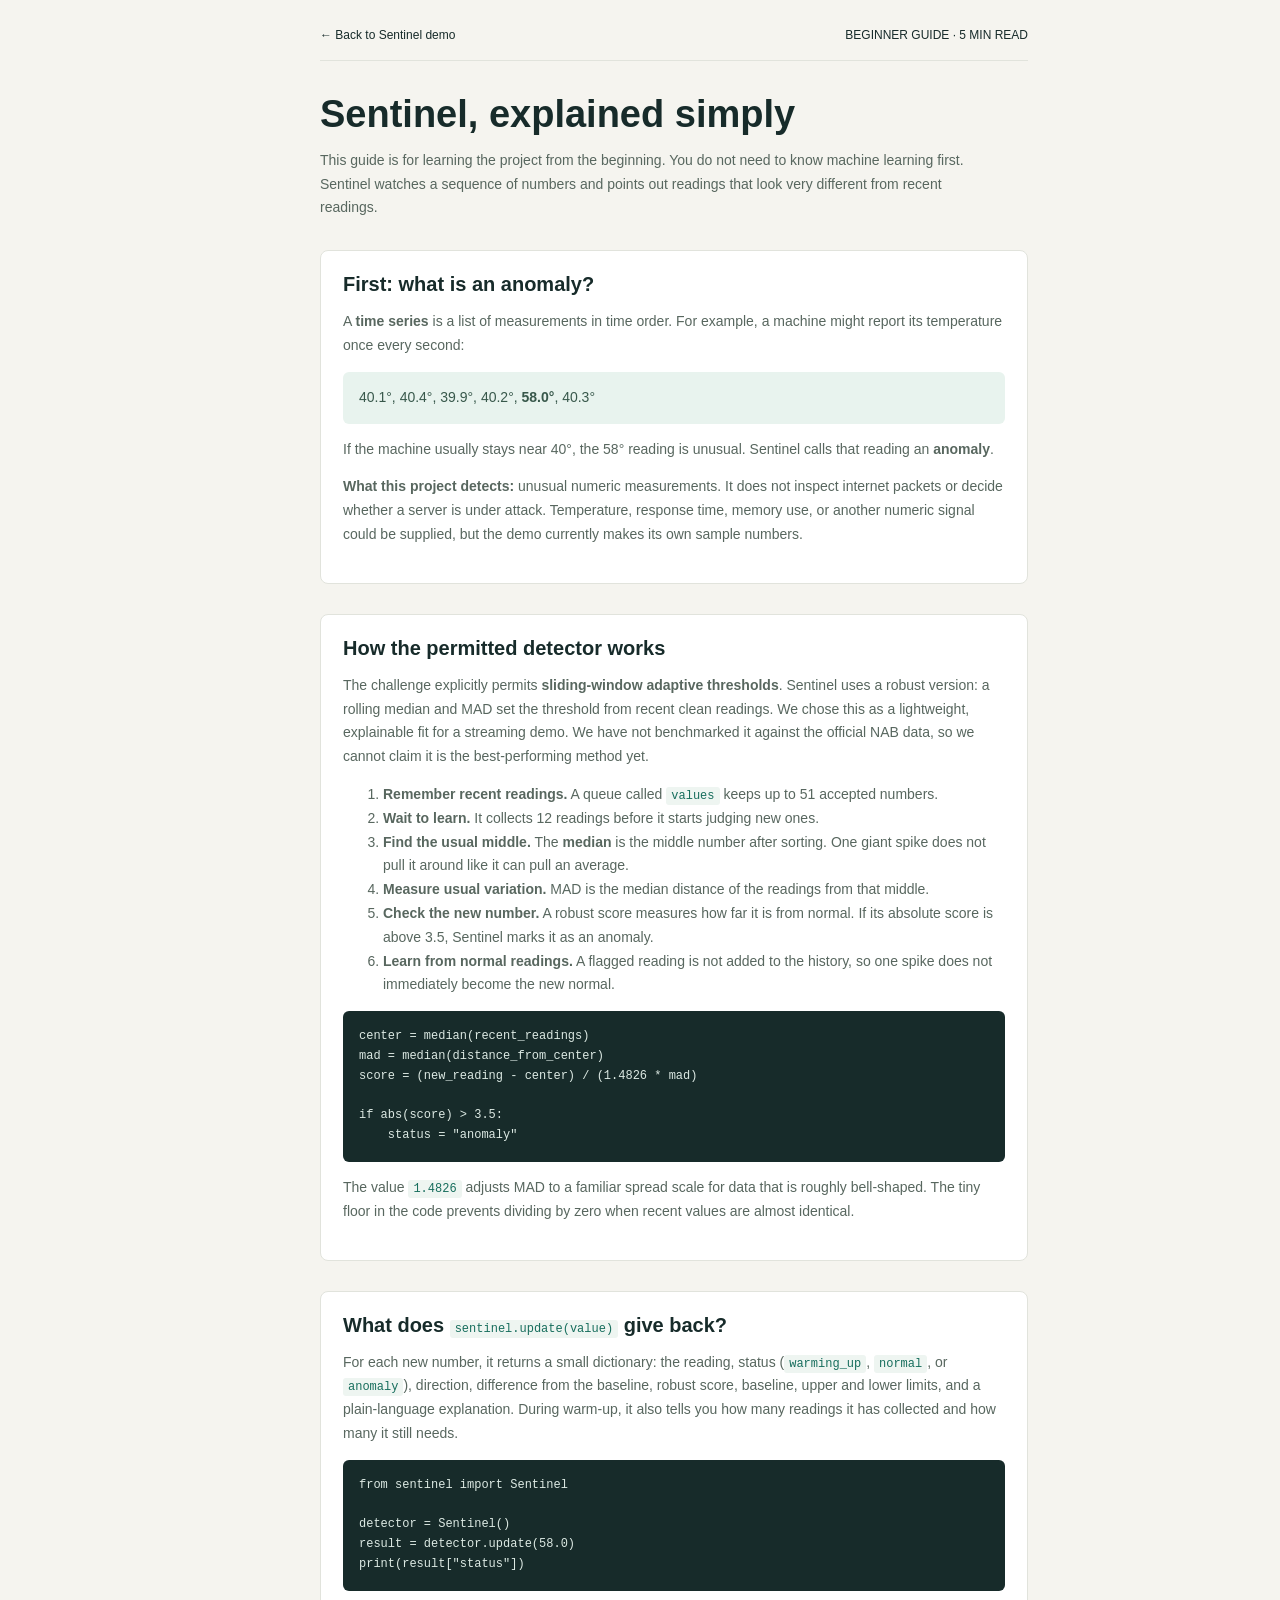
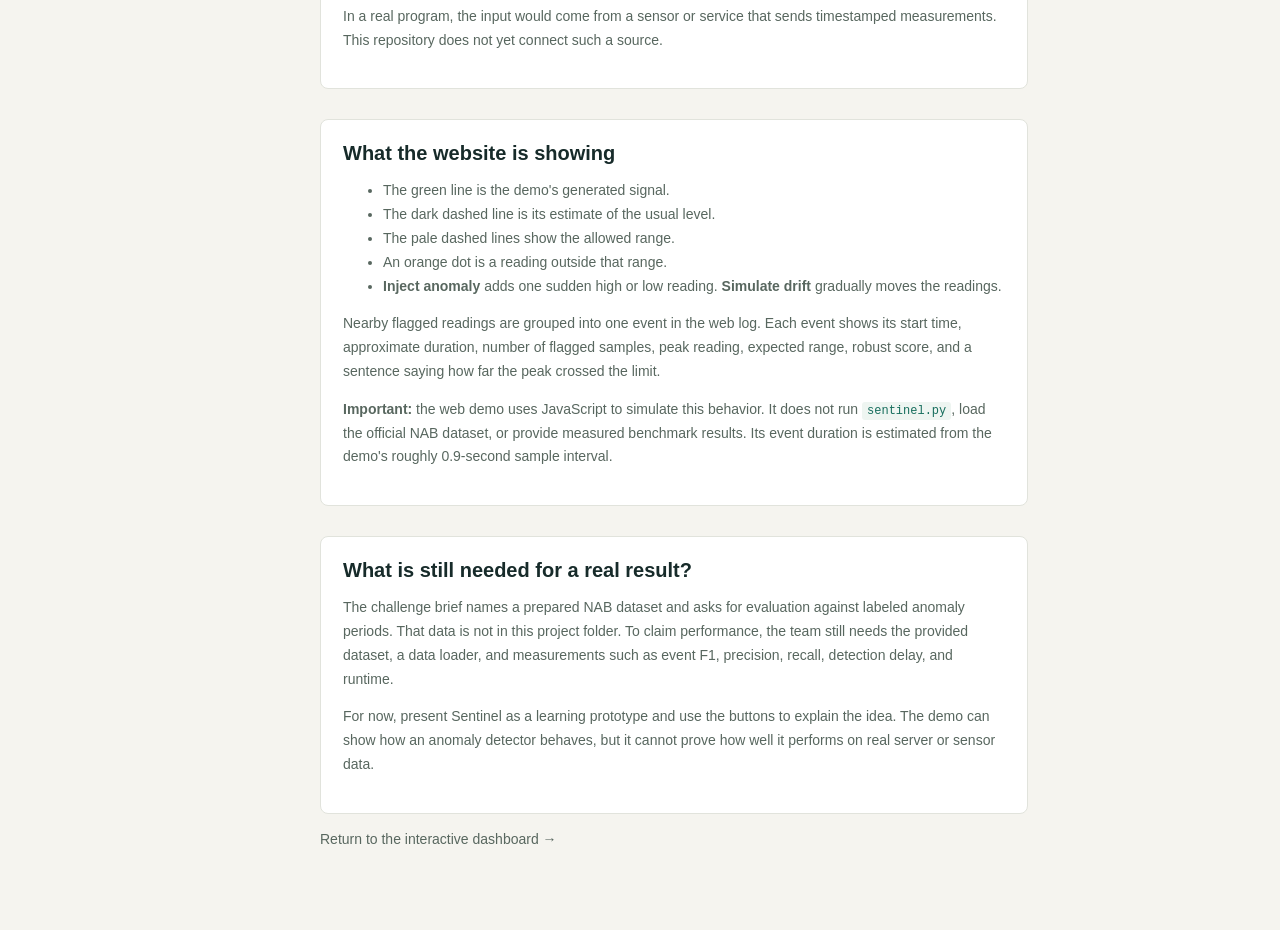
<file: code-explainer.html>
<!doctype html>
<html lang="en">
<head>
  <meta charset="utf-8">
  <meta name="viewport" content="width=device-width, initial-scale=1">
  <meta name="theme-color" content="#f5f4ef">
  <title>Sentinel | Code explained simply</title>
  <link rel="stylesheet" href="styles.css">
  <style>
    .guide{max-width:820px;margin:0 auto;padding:28px 22px 64px 90px}
    .guide-nav{display:flex;justify-content:space-between;align-items:center;padding-bottom:18px;border-bottom:1px solid var(--line);font-size:12px}
    .guide h1{font-size:38px;margin:34px 0 8px}.guide-lead{font-size:16px;line-height:1.65;color:#65736c;max-width:670px}
    .guide section{margin-top:30px;padding:22px;background:white;border:1px solid var(--line);border-radius:8px}
    .guide h2{font-size:20px;margin-bottom:12px}.guide p,.guide li{font-size:14px;line-height:1.7;color:#58675f}
    .guide code{font:12px 'DM Mono',monospace;background:#eef5f1;padding:2px 5px;border-radius:3px;color:#176e5d}
    .guide pre{padding:16px;overflow:auto;background:#172b2a;color:#dce9e3;border-radius:6px;font:12px/1.65 'DM Mono',monospace}
    .guide pre code{padding:0;background:transparent;color:inherit}
    .example{padding:14px 16px;background:#e8f3ee;border-radius:6px;color:#38584b;line-height:1.7}
    @media(max-width:620px){.guide{padding:20px 14px 92px}.guide h1{font-size:32px}.guide section{padding:17px}.guide p,.guide li{font-size:13px}}
  </style>
</head>
<body>
  <main class="guide">
    <nav class="guide-nav"><a href="index.html">← Back to Sentinel demo</a><span>BEGINNER GUIDE · 5 MIN READ</span></nav>
    <h1>Sentinel, explained simply</h1>
    <p class="guide-lead">This guide is for learning the project from the beginning. You do not need to know machine learning first. Sentinel watches a sequence of numbers and points out readings that look very different from recent readings.</p>

    <section>
      <h2>First: what is an anomaly?</h2>
      <p>A <b>time series</b> is a list of measurements in time order. For example, a machine might report its temperature once every second:</p>
      <div class="example">40.1°, 40.4°, 39.9°, 40.2°, <b>58.0°</b>, 40.3°</div>
      <p>If the machine usually stays near 40°, the 58° reading is unusual. Sentinel calls that reading an <b>anomaly</b>.</p>
      <p><b>What this project detects:</b> unusual numeric measurements. It does not inspect internet packets or decide whether a server is under attack. Temperature, response time, memory use, or another numeric signal could be supplied, but the demo currently makes its own sample numbers.</p>
    </section>

    <section>
      <h2>How the permitted detector works</h2>
      <p>The challenge explicitly permits <b>sliding-window adaptive thresholds</b>. Sentinel uses a robust version: a rolling median and MAD set the threshold from recent clean readings. We chose this as a lightweight, explainable fit for a streaming demo. We have not benchmarked it against the official NAB data, so we cannot claim it is the best-performing method yet.</p>
      <ol>
        <li><b>Remember recent readings.</b> A queue called <code>values</code> keeps up to 51 accepted numbers.</li>
        <li><b>Wait to learn.</b> It collects 12 readings before it starts judging new ones.</li>
        <li><b>Find the usual middle.</b> The <b>median</b> is the middle number after sorting. One giant spike does not pull it around like it can pull an average.</li>
        <li><b>Measure usual variation.</b> MAD is the median distance of the readings from that middle.</li>
        <li><b>Check the new number.</b> A robust score measures how far it is from normal. If its absolute score is above 3.5, Sentinel marks it as an anomaly.</li>
        <li><b>Learn from normal readings.</b> A flagged reading is not added to the history, so one spike does not immediately become the new normal.</li>
      </ol>
      <pre><code>center = median(recent_readings)
mad = median(distance_from_center)
score = (new_reading - center) / (1.4826 * mad)

if abs(score) &gt; 3.5:
    status = "anomaly"</code></pre>
      <p>The value <code>1.4826</code> adjusts MAD to a familiar spread scale for data that is roughly bell-shaped. The tiny floor in the code prevents dividing by zero when recent values are almost identical.</p>
    </section>

    <section>
      <h2>What does <code>sentinel.update(value)</code> give back?</h2>
      <p>For each new number, it returns a small dictionary: the reading, status (<code>warming_up</code>, <code>normal</code>, or <code>anomaly</code>), direction, difference from the baseline, robust score, baseline, upper and lower limits, and a plain-language explanation. During warm-up, it also tells you how many readings it has collected and how many it still needs.</p>
      <pre><code>from sentinel import Sentinel

detector = Sentinel()
result = detector.update(58.0)
print(result["status"])</code></pre>
      <p>In a real program, the input would come from a sensor or service that sends timestamped measurements. This repository does not yet connect such a source.</p>
    </section>

    <section>
      <h2>What the website is showing</h2>
      <ul>
        <li>The green line is the demo's generated signal.</li>
        <li>The dark dashed line is its estimate of the usual level.</li>
        <li>The pale dashed lines show the allowed range.</li>
        <li>An orange dot is a reading outside that range.</li>
        <li><b>Inject anomaly</b> adds one sudden high or low reading. <b>Simulate drift</b> gradually moves the readings.</li>
      </ul>
      <p>Nearby flagged readings are grouped into one event in the web log. Each event shows its start time, approximate duration, number of flagged samples, peak reading, expected range, robust score, and a sentence saying how far the peak crossed the limit.</p>
      <p><b>Important:</b> the web demo uses JavaScript to simulate this behavior. It does not run <code>sentinel.py</code>, load the official NAB dataset, or provide measured benchmark results. Its event duration is estimated from the demo's roughly 0.9-second sample interval.</p>
    </section>

    <section>
      <h2>What is still needed for a real result?</h2>
      <p>The challenge brief names a prepared NAB dataset and asks for evaluation against labeled anomaly periods. That data is not in this project folder. To claim performance, the team still needs the provided dataset, a data loader, and measurements such as event F1, precision, recall, detection delay, and runtime.</p>
      <p>For now, present Sentinel as a learning prototype and use the buttons to explain the idea. The demo can show how an anomaly detector behaves, but it cannot prove how well it performs on real server or sensor data.</p>
    </section>
    <p><a href="index.html">Return to the interactive dashboard →</a></p>
  </main>
</body>
</html>
</file>
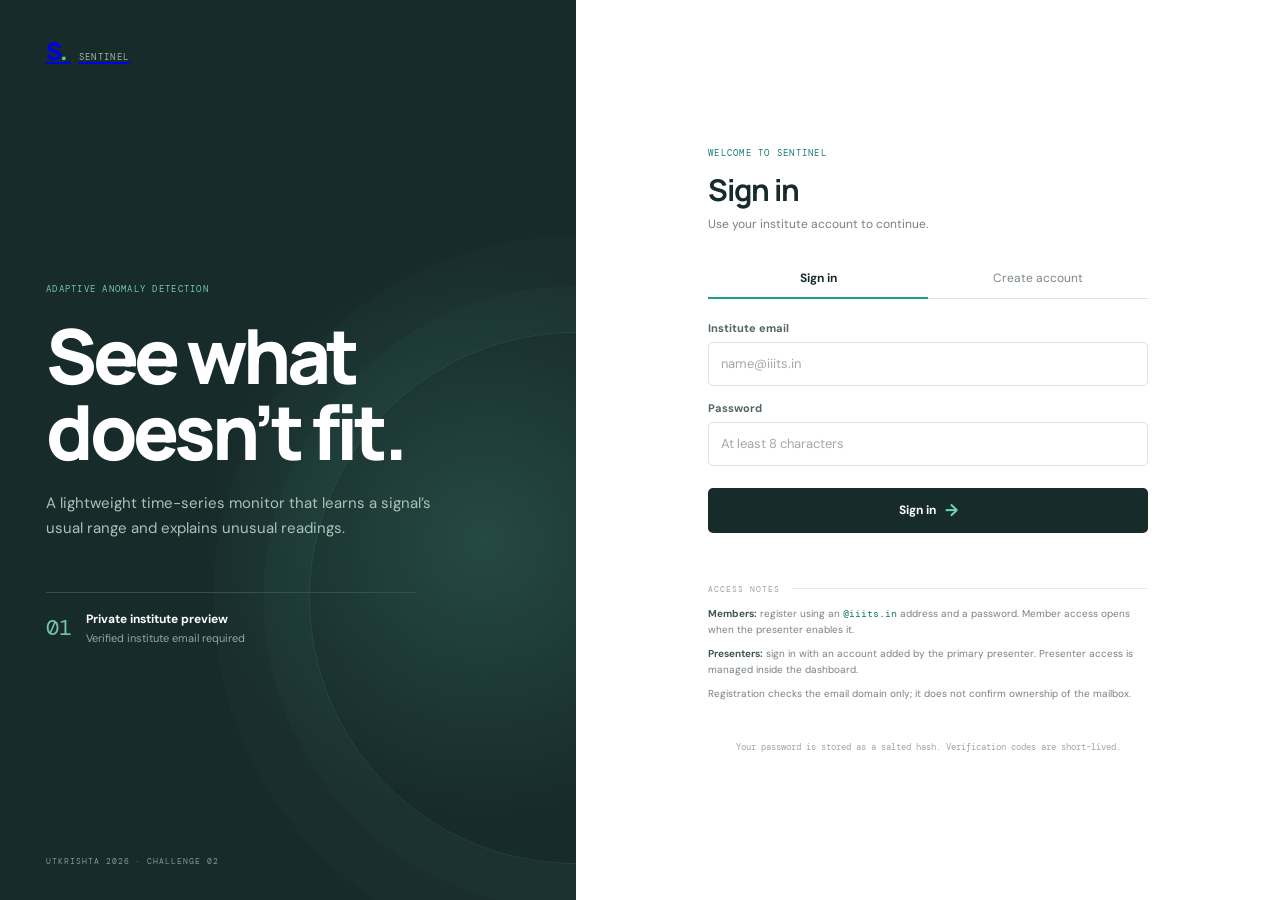
<file: login.html>
<!doctype html>
<html lang="en">
<head>
  <meta charset="utf-8">
  <meta name="viewport" content="width=device-width, initial-scale=1">
  <meta name="theme-color" content="#172b2a">
  <title>Sign in | Sentinel</title>
  <link rel="icon" href="icon.svg" type="image/svg+xml">
  <link rel="stylesheet" href="auth.css">
</head>
<body>
  <main class="auth-shell">
    <section class="auth-story">
      <a class="auth-brand" href="/login.html">S<span>.</span> <small>SENTINEL</small></a>
      <div class="story-copy">
        <span class="story-kicker">ADAPTIVE ANOMALY DETECTION</span>
        <h1>See what<br>doesn’t fit.</h1>
        <p>A lightweight time-series monitor that learns a signal’s usual range and explains unusual readings.</p>
        <div class="story-note"><span>01</span><div><b>Private institute preview</b><small>Verified institute email required</small></div></div>
      </div>
      <span class="story-footer">UTKRISHTA 2026 · CHALLENGE 02</span>
    </section>

    <section class="auth-main">
      <div class="auth-card">
        <div class="card-kicker">WELCOME TO SENTINEL</div>
        <h2 id="form-title">Sign in</h2>
        <p id="form-subtitle" class="form-subtitle">Use your institute account to continue.</p>

        <div class="auth-tabs" role="tablist" aria-label="Account access">
          <button class="auth-tab active" type="button" data-mode="login" role="tab" aria-selected="true">Sign in</button>
          <button class="auth-tab" type="button" data-mode="register" role="tab" aria-selected="false">Create account</button>
        </div>

        <form id="auth-form" novalidate>
          <label for="email">Institute email</label>
          <input id="email" name="email" type="email" autocomplete="username" placeholder="name@iiits.in" required>
          <label for="password">Password</label>
          <input id="password" name="password" type="password" autocomplete="current-password" minlength="8" placeholder="At least 8 characters" required>
          <button id="submit-button" class="submit-button" type="submit">Sign in <span>→</span></button>
          <p id="form-message" class="form-message" role="status" aria-live="polite"></p>
        </form>

        <div class="auth-divider"><span>ACCESS NOTES</span></div>
        <p class="access-note"><b>Members:</b> register using an <code>@iiits.in</code> address and a password. Member access opens when the presenter enables it.</p>
        <p class="access-note"><b>Presenters:</b> sign in with an account added by the primary presenter. Presenter access is managed inside the dashboard.</p>
        <p class="access-note">Registration checks the email domain only; it does not confirm ownership of the mailbox.</p>
      </div>
      <footer class="auth-footer">Your password is stored as a salted hash. Verification codes are short-lived.</footer>
    </section>
  </main>

  <div id="notice-modal" class="modal" hidden>
    <div class="modal-backdrop" data-dismiss></div>
    <section class="modal-card" role="dialog" aria-modal="true" aria-labelledby="modal-title">
      <div id="modal-icon" class="modal-icon">☹</div>
      <h2 id="modal-title">The member site is still being built</h2>
      <p id="modal-copy">Your account is saved. Please check back when the presenter opens access.</p>
      <button id="modal-close" class="submit-button" type="button">Got it</button>
    </section>
  </div>
  <script src="auth.js"></script>
</body>
</html>
</file>
<file: styles.css>
:root{--paper:#f5f4ef;--white:#fff;--ink:#172b2a;--muted:#78817c;--line:#e1e3dc;--teal:#147d70;--teal-bright:#1ca98f;--mint:#d7f0e9;--orange:#dd774a;--yellow:#e8b84b;--sans:'DM Sans',sans-serif;--display:'Manrope',sans-serif;--mono:'DM Mono',monospace}
*{box-sizing:border-box}html{scroll-behavior:smooth;scroll-padding-top:24px}body{margin:0;background:var(--paper);color:var(--ink);font:14px var(--sans);-webkit-font-smoothing:antialiased}button,a{font:inherit}a{color:inherit;text-decoration:none}.app-shell{min-height:100vh}.rail{position:fixed;inset:0 auto 0 0;width:68px;background:var(--ink);display:flex;align-items:center;flex-direction:column;z-index:5}.brand-mark{font:800 26px var(--display);color:white;padding:18px 0 30px}.brand-mark span{color:#51d0ac}.rail-nav{display:grid;gap:9px}.rail-link{width:40px;height:40px;display:grid;place-items:center;color:#8a9a95;border-radius:4px;transition:background .18s,color .18s}.rail-link:hover,.rail-link.active{background:#26413e;color:#8ce0c7}.nav-glyph{font-size:21px}.rail-bottom{margin-top:auto;padding-bottom:17px}.avatar{display:grid;place-items:center;width:31px;height:31px;border:1px solid #54706a;color:#c7d6d1;border-radius:50%;font:10px var(--mono)}.main-content{max-width:1440px;margin:0 auto;padding:0 6.1% 0 calc(6.1% + 68px)}.topbar{height:62px;border-bottom:1px solid var(--line);display:flex;align-items:center;justify-content:space-between}.crumb,.top-actions{display:flex;align-items:center;gap:12px}.crumb{font:10px var(--mono);letter-spacing:.06em;color:var(--muted)}.crumb strong{font-weight:500;color:var(--ink)}.crumb-slash{color:#bbc1b9}.top-actions{gap:24px}.status-live{font:9px var(--mono);letter-spacing:.04em;color:#40836f}.status-live i,.tiny-pulse,.stream-indicator{display:inline-block;width:7px;height:7px;border-radius:50%;background:#35b58f;box-shadow:0 0 0 3px #d9f0e8;margin-right:7px}.source-link{font-size:11px;color:#596662}.source-link span{color:var(--teal);margin-left:3px}.intro{display:flex;align-items:flex-end;justify-content:space-between;padding:39px 0 28px}.eyebrow,.section-kicker{font:9px var(--mono);letter-spacing:.1em;color:#6b7a73}.eyebrow{display:flex;align-items:center;gap:9px}.eyebrow-line{width:19px;height:1px;background:var(--teal-bright)}h1{font:800 48px/1.05 var(--display);letter-spacing:0;margin:14px 0 8px}.title-period{color:var(--teal-bright)}.intro-copy{color:#68746e;font-size:13px;margin:0;max-width:520px}.intro-note{display:flex;align-items:center;gap:11px;color:#7d8b85;font:9px/1.6 var(--mono);letter-spacing:.08em;padding-bottom:4px}.note-index{font:500 22px var(--display);color:#a9b5ae}.metrics{display:grid;grid-template-columns:repeat(4,minmax(0,1fr));border:1px solid var(--line);background:#fff;border-radius:4px;margin-bottom:18px}.metric{min-height:104px;padding:17px 20px 14px;border-right:1px solid var(--line)}.metric:last-child{border-right:0}.metric-label{font:9px var(--mono);letter-spacing:.065em;color:#85908b;display:flex;align-items:center;gap:8px}.metric-dot{width:6px;height:6px;border-radius:50%}.metric-dot.teal{background:var(--teal-bright)}.metric-dot.ink{background:#334947}.metric-dot.amber{background:var(--yellow)}.metric-value{font:600 27px/1.15 var(--display);margin-top:10px;font-variant-numeric:tabular-nums}.metric-value small{font:10px var(--mono);color:#85908b;margin-left:6px}.metric-foot{font:10px var(--sans);color:#8a938e;margin-top:5px;display:flex;align-items:center;gap:6px}.event-foot-dot{width:5px;height:5px;border-radius:50%;background:#aab3ae}.monitor-panel,.events-panel{background:var(--white);border:1px solid var(--line);border-radius:4px}.monitor-panel{padding:20px 22px 0}.panel-head{display:flex;align-items:center;justify-content:space-between}.section-kicker{margin-bottom:6px}.tiny-pulse{width:5px;height:5px;margin-left:2px;margin-right:0;box-shadow:none;vertical-align:1px}h2{font:700 18px var(--display);margin:0;letter-spacing:0}.chart-legend{display:flex;align-items:center;gap:17px;font-size:10px;color:#818c86}.chart-legend span{display:flex;align-items:center;gap:6px}.chart-legend i{display:inline-block;width:13px;height:2px;background:#16a188}.chart-legend .legend-baseline{background:#344d49}.chart-legend .legend-bound{background:#b8c9c1;border-top:1px dashed #b8c9c1}.chart-legend .legend-flag{width:6px;height:6px;border-radius:50%;background:var(--orange)}.chart-wrap{height:245px;position:relative;margin-top:13px;border-bottom:1px solid #edf0eb}#signal-chart{width:100%;height:100%;display:block}.chart-y-label{position:absolute;top:9px;left:0;font:8px var(--mono);color:#a0aaa4;writing-mode:vertical-rl;transform:rotate(180deg)}.chart-time-label{position:absolute;bottom:6px;left:40px;right:8px;display:flex;justify-content:space-between;font:8px var(--mono);color:#9aa49e}.chart-tooltip{position:absolute;display:none;top:14px;right:14px;padding:8px 10px;background:var(--ink);color:white;font:10px var(--mono);border-radius:3px;pointer-events:none}.chart-footer{height:56px;display:flex;align-items:center;justify-content:space-between}.stream-readout{display:flex;align-items:center;font:9px var(--mono);letter-spacing:.04em;color:#7a8780}.stream-indicator{width:6px;height:6px;box-shadow:none;margin-right:7px}.stream-indicator.paused{background:var(--yellow)}.readout-divider{height:12px;width:1px;background:var(--line);margin:0 11px}.controls{display:flex;align-items:center;gap:8px}.button,.icon-button,.code-button{border:1px solid var(--line);border-radius:3px;background:#fff;color:#52615a;cursor:pointer;transition:background .15s,border-color .15s,color .15s}.button{height:31px;padding:0 11px;font-size:10px;display:flex;align-items:center;gap:6px}.button:hover,.icon-button:hover{border-color:#9db5aa;background:#f7faf8}.button-alert{background:#fff8f3;border-color:#f0d7c9;color:#ad5b39}.button-alert:hover{background:#fff0e6;border-color:#e8b89d}.button-quiet{background:#f9faf7}.button-icon{font-size:15px;line-height:1}.icon-button{width:31px;height:31px;display:grid;place-items:center;font-size:14px}.lower-grid{display:grid;grid-template-columns:minmax(0,1.7fr) minmax(230px,.8fr);gap:16px;margin-top:16px}.events-panel{padding:17px 19px 8px}.compact-head{margin-bottom:13px}.event-total{font:9px var(--mono);color:#929d96}.events-table-wrap{overflow-x:auto}table{width:100%;border-collapse:collapse;text-align:left;white-space:nowrap}thead th{font:8px var(--mono);letter-spacing:.07em;color:#9aa49e;font-weight:400;padding:8px 6px;border-bottom:1px solid #edf0eb}tbody td{font:10px var(--mono);color:#55635d;padding:10px 6px;border-bottom:1px solid #f0f2ee;font-variant-numeric:tabular-nums}tbody tr:last-child td{border-bottom:0}.empty-row td{text-align:center;height:104px;color:#9ba69f;font:11px var(--sans)}.empty-icon{display:block;color:#4bb498;font-size:26px;margin-bottom:7px}.severity{display:inline-flex;align-items:center;gap:5px;color:#b85d3d}.severity:before{content:'';width:5px;height:5px;border-radius:50%;background:#dd774a}.status-chip{display:inline-block;background:#fff0e9;color:#aa5b3a;padding:4px 6px;border-radius:2px;font:8px var(--mono)}.method-card{position:relative;overflow:hidden;min-height:210px;padding:18px 20px;background:#e7f2ed;border:1px solid #dcebe4;border-radius:4px}.method-top{display:flex;justify-content:space-between;align-items:center}.method-icon{font-size:23px;color:#228a74}.method-tag{font:8px var(--mono);letter-spacing:.07em;color:#638278}.method-name{font:700 17px/1.25 var(--display);margin-top:12px}.method-card p{font-size:10px;line-height:1.55;color:#667a71;margin:7px 0}.text-link{font-size:10px;color:#167a68;font-weight:600}.text-link span{padding-left:4px}.method-spark{height:22px;position:absolute;bottom:0;left:0;right:0;display:flex;align-items:end;gap:3px;opacity:.34}.method-spark span{flex:1;background:#65b89d;height:30%}.method-spark span:nth-child(3n){height:58%}.method-spark span:nth-child(5n){height:90%;background:#df9b58}.method-spark span:nth-child(2n){height:43%}.method-section{padding:70px 0 35px}.method-section-head{display:flex;justify-content:space-between;align-items:flex-end;margin-bottom:25px}.method-section h2{font:700 30px/1.15 var(--display);margin-top:13px}.method-intro{max-width:340px;color:#737f78;line-height:1.65;font-size:12px;margin:0 2px 3px 20px}.steps-grid{display:grid;grid-template-columns:repeat(4,minmax(0,1fr));border:1px solid var(--line);background:white;border-radius:4px}.step-card{position:relative;min-height:194px;padding:18px 17px;border-right:1px solid var(--line)}.step-card:last-child{border-right:0}.step-number{font:9px var(--mono);color:#97a29b}.step-symbol{font:20px var(--sans);color:#198a75;margin-top:17px}.step-card h3{font:700 14px var(--display);margin:10px 0 6px}.step-card p{font-size:10px;line-height:1.55;color:#78847d;margin:0}.step-detail{display:block;margin-top:13px;font:8px var(--mono);color:#6d9485;letter-spacing:.05em}.code-panel{background:#172b2a;border-radius:4px;margin-top:20px;overflow:hidden;color:#dce9e3}.code-head{height:48px;padding:0 17px;display:flex;align-items:center;justify-content:space-between;border-bottom:1px solid #2c403c}.code-title{font:9px var(--mono);letter-spacing:.06em;display:flex;align-items:center;gap:9px}.code-indicator{width:6px;height:6px;border-radius:50%;background:#38c29d;box-shadow:0 0 0 3px #29483e}.code-file{margin-left:8px;color:#82948c}.code-actions{display:flex;gap:7px}.code-button{height:26px;padding:0 8px;background:#223a36;color:#bfd0c8;border-color:#3a514b;font:9px var(--mono);display:flex;align-items:center;gap:5px}.code-button:hover{background:#2d4943;color:white}.code-panel pre{margin:0;padding:17px 20px 20px;overflow:auto;font:10px/1.75 var(--mono);color:#d5e1da;tab-size:4}.code-panel code{font-family:inherit}.code-foot{height:37px;display:flex;align-items:center;justify-content:space-between;padding:0 18px;border-top:1px solid #2c403c;color:#82948c;font:8px var(--mono);letter-spacing:.045em}.code-foot a{color:#86cbb2}.runbook{margin:20px 0 0;background:#fff;border:1px solid var(--line);border-radius:4px;padding:18px 20px}.runbook-label{display:flex;justify-content:space-between;font:9px var(--mono);letter-spacing:.08em;color:#7c8982;padding-bottom:12px;border-bottom:1px solid #edf0eb}.runbook-label span:last-child{color:#a4aea8}.runbook ol{list-style:none;padding:0;margin:0;display:grid;grid-template-columns:1fr 1fr}.runbook li{display:flex;align-items:flex-start;gap:11px;padding:12px 7px 10px 0;border-bottom:1px solid #f0f2ee;color:#65726b;font-size:11px}.runbook li:nth-child(odd){margin-right:18px}.runbook li:nth-child(even){padding-left:15px;border-left:1px solid #edf0eb}.runbook li b{font:9px var(--mono);color:#27977c;padding-top:2px}.runbook code{font:10px var(--mono);color:#1d7767;background:#eef6f2;padding:2px 4px;border-radius:2px}.runbook-note{display:flex;align-items:center;gap:9px;color:#8a938e;font-size:10px;padding-top:12px}.runbook-note>span{width:15px;height:15px;border-radius:50%;display:grid;place-items:center;border:1px solid #b5c4bc;color:#709084;font:9px var(--mono)}.page-footer{height:58px;border-top:1px solid var(--line);display:flex;align-items:center;justify-content:space-between;color:#9aa49e;font:8px var(--mono);letter-spacing:.055em}.page-footer i{font-style:normal;color:#36a78a;margin:0 4px}button:focus-visible,a:focus-visible{outline:2px solid #1ca98f;outline-offset:3px}
@media(max-width:900px){.main-content{padding-left:calc(4% + 68px);padding-right:4%}.metric{padding:15px 13px}.metric-value{font-size:23px}.lower-grid{grid-template-columns:minmax(0,1.5fr) minmax(190px,.8fr)}.chart-legend{gap:10px}.steps-grid{grid-template-columns:repeat(2,1fr)}.step-card:nth-child(2){border-right:0}.step-card:nth-child(-n+2){border-bottom:1px solid var(--line)}}
@media(max-width:620px){.rail{width:49px}.brand-mark{font-size:22px;padding-top:16px}.rail-link{width:34px;height:36px}.main-content{padding:0 14px 0 63px}.topbar{height:54px}.crumb{font-size:8px;gap:7px}.top-actions{gap:10px}.status-live{font-size:8px}.source-link{font-size:10px}.intro{padding:31px 0 22px}.intro-note{display:none}h1{font-size:41px}.intro-copy{font-size:12px;line-height:1.5}.metrics{grid-template-columns:1fr 1fr}.metric{min-height:93px;border-bottom:1px solid var(--line)}.metric:nth-child(2){border-right:0}.metric:nth-child(n+3){border-bottom:0}.metric-value{font-size:23px}.monitor-panel{padding:16px 12px 0}.panel-head{align-items:flex-start}.chart-legend{max-width:145px;justify-content:flex-end;flex-wrap:wrap;gap:6px 10px;font-size:9px}.chart-wrap{height:205px}.chart-footer{height:auto;min-height:90px;align-items:flex-start;flex-direction:column;padding:10px 0;gap:8px}.controls{width:100%;gap:5px}.button{padding:0 7px;font-size:9px}.icon-button{margin-left:auto}.icon-button+.icon-button{margin-left:0}.stream-readout{font-size:8px}.lower-grid{grid-template-columns:1fr;gap:12px}.method-card{min-height:193px}.method-section{padding-top:54px}.method-section-head{display:block}.method-section h2{font-size:26px}.method-intro{margin:14px 0 0}.steps-grid{grid-template-columns:1fr 1fr}.step-card{padding:15px 12px;min-height:205px}.step-card p{font-size:10px}.code-head{padding:0 10px}.code-title{font-size:8px;gap:6px}.code-file{display:none}.code-button{padding:0 6px}.code-button span{font-size:8px}.code-panel pre{padding:14px 12px;font-size:9px}.code-foot{padding:0 11px;font-size:7px}.runbook{padding:15px 12px}.runbook ol{grid-template-columns:1fr}.runbook li:nth-child(odd){margin-right:0}.runbook li:nth-child(even){padding-left:0;border-left:0}.runbook li:last-child{border-bottom:0}.page-footer{height:auto;min-height:62px;gap:8px;align-items:flex-start;justify-content:center;flex-direction:column}.page-footer span:last-child{font-size:7px}}
@media(prefers-reduced-motion:reduce){*,*::before,*::after{scroll-behavior:auto!important;transition:none!important;animation:none!important}}

/* Clear callout for first-time visitors. */
.plain-language{display:grid;grid-template-columns:40px minmax(0,1fr) auto;align-items:center;gap:14px;margin:0 0 18px;padding:15px 18px;background:#e8f3ee;border:1px solid #d5e8df;border-radius:6px}
.plain-icon{width:36px;height:36px;display:grid;place-items:center;border-radius:50%;background:#d5eee4;color:#137b68;font-size:20px}
.plain-language strong{font:700 13px var(--display);color:#1a3731}
.plain-language p{margin:4px 0 0;color:#60746a;font-size:11px;line-height:1.55}
.plain-language a,.method-intro a{color:#137b68;font-weight:700;white-space:nowrap}
.plain-language a span{padding-left:4px}
.method-intro a{display:inline-block;margin-top:8px}
.evidence-row td{white-space:normal;background:#f7faf8;color:#5d7066;font:10px/1.6 var(--sans);padding:9px 12px 11px;border-bottom:1px solid #e7eee9}
.evidence-row strong{color:#a75434;font-weight:700}
.install-button{margin-bottom:12px;padding:7px 9px;border:1px solid #54706a;border-radius:4px;background:#26413e;color:#c7d6d1;font-size:10px;cursor:pointer}
.install-button:hover{background:#33544e}
.account-label{max-width:190px;overflow:hidden;text-overflow:ellipsis;white-space:nowrap;color:#75817a;font:9px var(--mono)}
.logout-button{border:1px solid var(--line);background:#fff;border-radius:3px;padding:7px 9px;color:#607067;font-size:10px;cursor:pointer}
.logout-button:hover{border-color:#9db5aa;background:#f7faf8}
.admin-access-panel{display:grid;gap:20px;margin:18px 0 26px;padding:18px 20px;background:#e7f2ed;border:1px solid #d4e5dc;border-radius:5px}
.admin-access-panel[hidden]{display:none}
.admin-access-panel h2{margin:0 0 5px}.admin-access-panel p{margin:0;color:#687970;font-size:11px;line-height:1.5}
.sharing-row{display:flex;align-items:center;justify-content:space-between;gap:20px}
.button-share{height:auto;min-height:36px;background:#176e5d;border-color:#176e5d;color:#fff;white-space:normal;max-width:290px;text-align:center;line-height:1.4}
.button-share:hover{background:#115847;color:#fff}
.presenter-manager{display:grid;grid-template-columns:minmax(190px,.8fr) minmax(220px,1fr);gap:14px 24px;padding-top:17px;border-top:1px solid #d1e1d9}
.presenter-manager h3{margin:4px 0 5px;font:700 14px var(--display)}
.presenter-manager>div>p{max-width:300px}
.presenter-form{display:grid;grid-template-columns:1fr 1fr;gap:7px 10px;align-items:end}
.presenter-form label{grid-column:span 1;color:#53645c;font-size:10px;font-weight:700}
.presenter-form input{width:100%;min-width:0;height:35px;border:1px solid #cfddd5;border-radius:4px;padding:0 9px;background:#fff;color:var(--ink);font:11px var(--sans)}
.presenter-form input:focus{outline:2px solid #a5d8c5;outline-offset:1px}
.presenter-form .button{grid-column:span 2;justify-self:start;padding:0 13px}
.presenter-form #presenter-message{grid-column:span 2;min-height:14px;color:#28745f}
.presenter-form #presenter-message.error{color:#b45136}
.presenter-list{grid-column:1/-1;display:grid;gap:6px}
.presenter-empty{color:#75847b;font-size:10px}
.presenter-row{display:flex;align-items:center;justify-content:space-between;gap:10px;padding:8px 10px;border:1px solid #d9e6de;border-radius:4px;background:#f8fbf9;color:#53645c;font:10px var(--mono)}
.presenter-remove{border:1px solid #e6ccc0;border-radius:3px;background:#fff8f4;color:#a75236;padding:5px 7px;font-size:9px;cursor:pointer}
.member-demo-banner{max-width:540px;margin:7px 0 0;color:#687970;font-size:10px;line-height:1.5}
@media(max-width:620px){
  .top-actions{gap:8px}.top-actions .status-live{display:none}.account-label{max-width:90px;font-size:8px}.logout-button{padding:6px 7px;font-size:9px}
  body{padding-bottom:68px}
  .rail{inset:auto 0 0;width:100%;height:62px;flex-direction:row;justify-content:center;gap:12px;padding:0 10px;box-shadow:0 -5px 20px rgba(23,43,42,.12)}
  .brand-mark{padding:0 9px 0 0;font-size:20px;border-right:1px solid #34504a}
  .rail-nav{display:flex;gap:7px}
  .rail-link{width:42px;height:42px}
  .rail-bottom{margin:0;padding:0 0 0 8px;border-left:1px solid #34504a;display:flex;align-items:center;gap:7px}
  .avatar{width:28px;height:28px}
  .install-button{margin:0;padding:6px 8px;font-size:9px}
  .main-content{padding:0 14px;}
  .plain-language{grid-template-columns:34px minmax(0,1fr);gap:10px;padding:13px}
  .plain-language a{grid-column:2;font-size:11px}
  .plain-icon{width:32px;height:32px}
  .admin-access-panel{gap:13px;padding:15px 13px}.sharing-row{align-items:stretch;flex-direction:column;gap:13px}.button-share{width:100%;max-width:none}
  .presenter-manager{grid-template-columns:1fr;gap:12px;padding-top:13px}
  .presenter-form{grid-template-columns:1fr;gap:6px}.presenter-form .button,.presenter-form #presenter-message{grid-column:1}
}
.dataset-tools{display:flex;align-items:center;gap:13px;flex-wrap:wrap;margin-top:10px;color:#839088;font-size:10px}.dataset-tools code{font:9px var(--mono);color:#2a7564;background:#eef6f2;padding:2px 4px;border-radius:2px}.dataset-tools a{color:#167a68}.dataset-upload{display:inline-flex;align-items:center;min-height:27px;padding:0 9px;border:1px solid #d6e3dc;border-radius:3px;background:#f8fbf9;color:#347463;cursor:pointer;font-size:10px}.dataset-upload:hover{background:#edf7f2}.dataset-upload input{position:absolute;width:1px;height:1px;opacity:0;pointer-events:none}.dataset-message{margin:7px 0 0;color:#839088;font-size:10px;line-height:1.45}.dataset-provenance{font-size:9px!important;color:#74857d!important}.benchmark-strip{margin-top:17px;padding:18px 20px;background:#fff;border:1px solid var(--line);border-radius:4px}.benchmark-heading{display:flex;align-items:baseline;gap:12px;flex-wrap:wrap}.benchmark-heading .section-kicker{margin:0}.benchmark-heading h2{font-size:15px}.benchmark-heading p{margin:0 0 0 auto;max-width:420px;color:#869189;font-size:9px;line-height:1.5}.benchmark-metrics{display:grid;grid-template-columns:repeat(5,minmax(0,1fr));margin-top:15px;border-top:1px solid #edf0eb;padding-top:13px}.benchmark-metrics article{padding:0 12px;border-right:1px solid #edf0eb;min-width:0}.benchmark-metrics article:first-child{padding-left:0}.benchmark-metrics article:last-child{border-right:0}.benchmark-metrics article span,.benchmark-metrics article small{display:block;color:#8a958e;font:8px var(--mono);letter-spacing:.025em}.benchmark-metrics article b{display:block;margin:6px 0 3px;color:#283d38;font:600 20px var(--display);font-variant-numeric:tabular-nums}.benchmark-metrics article small{font:9px var(--sans);letter-spacing:0;line-height:1.35}tbody .status-chip.detected{background:#e7f4ee;color:#26745e}tbody .status-chip.missed{background:#fff0e9;color:#aa5b3a}tbody .status-chip.pending{background:#f1f3f0;color:#718078}
@media(max-width:620px){.benchmark-strip{padding:15px 12px}.benchmark-heading{display:block}.benchmark-heading h2{margin-top:6px}.benchmark-heading p{margin:7px 0 0}.benchmark-metrics{grid-template-columns:1fr 1fr;gap:13px 0}.benchmark-metrics article{padding:0 8px}.benchmark-metrics article:nth-child(odd){padding-left:0}.benchmark-metrics article:nth-child(2n){border-right:0}.benchmark-metrics article:last-child{grid-column:1/-1;border-top:1px solid #edf0eb;padding:11px 0 0}.dataset-tools{gap:8px}.dataset-message{font-size:9px}}
.evidence-row td{white-space:normal!important;line-height:1.5;color:#7b8982!important;padding-top:0!important;font:9px var(--sans)!important}.timeline-label{font:9px var(--mono);color:#78857f}.controls #timeline-slider{width:155px;accent-color:#15947d}
@media(max-width:620px){.controls #timeline-slider{width:min(42vw,155px)}.timeline-label{width:100%}.controls{gap:6px}}
.input-panel{margin:17px 0;background:#fff;border:1px solid var(--line);border-radius:4px;padding:18px 20px}.input-panel-heading{display:flex;justify-content:space-between;align-items:center;gap:18px}.input-panel-heading h2{font:700 17px var(--display);margin:0}.input-panel-heading p{margin:6px 0 0;color:#839088;font-size:10px;line-height:1.5}.model-status{display:flex;align-items:center;gap:4px;margin-top:12px;padding:8px 10px;background:#f5f8f5;color:#66776e;font-size:10px;border-radius:3px}.reading-form{display:grid;grid-template-columns:minmax(190px,1fr) minmax(150px,1fr) auto;align-items:end;gap:12px;margin-top:13px}.reading-form label{display:grid;gap:5px;color:#77847d;font-size:10px}.reading-form input{height:35px;width:100%;padding:0 9px;border:1px solid #dce4df;border-radius:3px;background:#fff;color:var(--ink);font:12px var(--sans)}.reading-form input:focus{outline:2px solid #b8ded0;border-color:#58a98c}.review-button{margin:2px 3px 2px 0;padding:4px 6px;border:1px solid #d6e3dc;border-radius:3px;background:#f8fbf9;color:#347463;font-size:8px;cursor:pointer}.review-button:hover{background:#eaf5ef}.review-button[data-label="anomaly"]{border-color:#f0d7c9;background:#fff8f3;color:#ad5b39}.status-chip.false-positive{background:#fff0e9;color:#aa5b3a}.status-chip.missed{background:#f6e8e1;color:#a24d35}
@media(max-width:620px){.input-panel{padding:15px 12px}.input-panel-heading{align-items:stretch;flex-direction:column;gap:10px}.input-panel-heading>.button{width:100%;justify-content:center}.reading-form{grid-template-columns:1fr;gap:9px}.reading-form .button{width:100%;justify-content:center}.events-panel{min-width:0}.events-table-wrap table{min-width:680px}}
/* Compact anomaly totals and a collapsible, paginated point list. */
.rolling-counts{display:grid;grid-template-columns:repeat(3,minmax(0,1fr));gap:0;margin:0 0 17px;background:#fff;border:1px solid var(--line);border-radius:4px}
.rolling-counts>div{padding:13px 17px;border-right:1px solid var(--line)}
.rolling-counts>div:nth-child(3){border-right:0}
.rolling-counts>div span{display:block;color:#85908b;font:8px var(--mono);letter-spacing:.06em}
.rolling-counts>div strong{display:block;margin-top:5px;color:#283d38;font:600 22px var(--display);font-variant-numeric:tabular-nums}
.rolling-counts>p{grid-column:1/-1;margin:0;padding:8px 17px;border-top:1px solid #edf0eb;color:#839088;font-size:9px;line-height:1.4}
.events-panel{padding:0;min-width:0;overflow:hidden}
.alert-summary{display:flex;align-items:center;gap:16px;padding:16px 19px;cursor:pointer;list-style:none}
.alert-summary::-webkit-details-marker{display:none}
.alert-summary>span:first-child{display:grid;gap:4px;min-width:0}
.alert-summary strong{font:700 15px var(--display);color:var(--ink)}
.alert-preview{display:flex;flex-wrap:wrap;gap:5px;margin-top:3px}
.alert-preview-item{padding:4px 7px;border:1px solid #f0d7c9;border-radius:4px;background:#fff7f2;color:#99583e;font:8px/1.35 var(--mono)}
.alert-summary .event-total{margin-left:auto;white-space:nowrap}
.alert-expand-label{color:#277b68;font:9px var(--mono);white-space:nowrap}
.events-panel[open] .alert-expand-label{font-size:0}
.events-panel[open] .alert-expand-label::after{content:'Collapse ↑';font:9px var(--mono)}
.alert-pagination{display:flex;align-items:center;justify-content:space-between;gap:10px;padding:10px 6px 4px;border-top:1px solid #edf0eb}
.alert-pagination button[hidden]{display:none}
@media(max-width:620px){.rolling-counts>div{padding:11px 8px}.rolling-counts>div span{font-size:7px;line-height:1.35}.rolling-counts>div strong{font-size:19px}.rolling-counts>p{padding:8px}.alert-summary{align-items:flex-start;flex-wrap:wrap;padding:14px 12px;gap:8px}.alert-summary .event-total{margin-left:0;order:3;width:100%}.alert-expand-label{margin-left:auto}.events-panel{min-width:0}}
.reading-result-dialog{width:min(460px,calc(100vw - 28px));padding:22px;border:1px solid #dce5df;border-radius:8px;background:#fff;color:var(--ink);box-shadow:0 22px 80px #172b2a33}
.reading-result-dialog::backdrop{background:#13252180;backdrop-filter:blur(2px)}
.result-dialog-top{display:flex;align-items:center;justify-content:space-between}
.result-dialog-top .section-kicker{margin:0}
.result-mark{display:grid;place-items:center;width:42px;height:42px;margin:20px 0 12px;border-radius:50%;background:#e5f4ed;color:#258269;font:700 22px var(--display)}
.result-mark.is-anomaly{background:#fff0e9;color:#b85d3d}
.reading-result-dialog h2{font:700 22px var(--display)}
.reading-result-dialog>p:not(.dataset-message){margin:10px 0;color:#67766e;font-size:12px;line-height:1.6}
.result-saved-note{padding:10px 11px;border:1px solid #e7ece8;border-radius:4px;background:#f7faf8;color:#748179;font-size:10px;line-height:1.5}
.result-review-actions{display:grid;gap:8px;margin-top:14px}
.result-review-actions .button{height:auto;min-height:38px;justify-content:center;white-space:normal;text-align:center}
.reading-result-dialog .dataset-message{min-height:15px;margin-top:10px}
@media(max-width:620px){.reading-result-dialog{padding:18px}.result-review-actions .button{font-size:11px}}
</file>
<file: auth.css>
@import url('https://fonts.googleapis.com/css2?family=DM+Mono:wght@400;500&family=DM+Sans:wght@400;500;600;700&family=Manrope:wght@400;500;600;700;800&display=swap');
:root{--ink:#172b2a;--teal:#147d70;--mint:#d7f0e9;--paper:#f5f4ef;--muted:#78817c;--line:#e1e3dc;--orange:#dd774a;--sans:'DM Sans',sans-serif;--display:'Manrope',sans-serif;--mono:'DM Mono',monospace}
*{box-sizing:border-box}body{margin:0;background:#fff;color:var(--ink);font:14px var(--sans);-webkit-font-smoothing:antialiased}button,input{font:inherit}button{cursor:pointer}.auth-shell{min-height:100vh;display:grid;grid-template-columns:minmax(300px,.9fr) minmax(440px,1.1fr)}
.auth-story{position:relative;min-height:100vh;padding:34px 8%;display:flex;flex-direction:column;justify-content:space-between;overflow:hidden;background:radial-gradient(circle at 84% 60%,#254943 0,transparent 38%),#172b2a;color:#fff}
.auth-story:after{content:'';position:absolute;width:530px;height:530px;border:1px solid rgba(120,210,178,.12);border-radius:50%;right:-265px;bottom:4%;box-shadow:0 0 0 46px rgba(120,210,178,.025),0 0 0 96px rgba(120,210,178,.02);pointer-events:none}
.auth-brand{position:relative;z-index:1;font:800 24px var(--display);letter-spacing:-.05em}.auth-brand span{color:#51d0ac}.auth-brand small{margin-left:8px;color:#9fb7ac;font:9px var(--mono);letter-spacing:.15em}
.story-copy{position:relative;z-index:1;max-width:480px;margin:auto 0}.story-kicker,.card-kicker{font:9px var(--mono);letter-spacing:.14em;color:#77c8aa}.story-copy h1{font:800 clamp(46px,6vw,76px)/.99 var(--display);letter-spacing:-.06em;margin:22px 0}.story-copy p{max-width:390px;color:#adc1b8;font-size:15px;line-height:1.7}.story-note{display:flex;gap:14px;align-items:center;margin-top:50px;padding-top:18px;border-top:1px solid #36504a;max-width:370px}.story-note>span{font:22px var(--mono);color:#73c5a5}.story-note b,.story-note small{display:block}.story-note b{font-size:12px}.story-note small{color:#92a99f;font-size:11px;margin-top:4px}.story-footer{position:relative;z-index:1;font:8px var(--mono);letter-spacing:.12em;color:#82988e}
.auth-main{min-height:100vh;padding:48px 8%;display:flex;flex-direction:column;justify-content:center;align-items:center}.auth-card{width:min(100%,440px)}.card-kicker{color:var(--teal)}.auth-card h2{font:700 30px var(--display);letter-spacing:-.035em;margin:10px 0 5px}.form-subtitle{margin:0 0 24px;color:#77827c;font-size:12px;line-height:1.55}.auth-tabs{display:grid;grid-template-columns:1fr 1fr;border-bottom:1px solid var(--line);margin-bottom:22px}.auth-tab{position:relative;border:0;background:transparent;padding:12px 8px;color:#7b8780;font-size:12px}.auth-tab.active{color:var(--ink);font-weight:700}.auth-tab.active:after{content:'';position:absolute;bottom:-1px;left:0;right:0;height:2px;background:#19a286}
.auth-card label{display:block;margin:15px 0 7px;color:#53645c;font-size:11px;font-weight:700}.auth-card input{width:100%;height:44px;border:1px solid #dce2dc;border-radius:5px;padding:0 12px;background:#fff;color:var(--ink);outline:none;font-size:13px}.auth-card input:focus{border-color:#47a88e;box-shadow:0 0 0 3px #dff2eb}.auth-card input::placeholder{color:#a1aaa4}.field-help{font-size:10px;color:#829087;margin:7px 0 0}.role-switch{display:grid;grid-template-columns:1fr 1fr;padding:4px;margin-bottom:8px;border-radius:6px;background:#f1f4f0;gap:4px}.role-option{border:0;border-radius:4px;padding:9px 5px;background:transparent;color:#728078;font-size:10px}.role-option.active{background:#fff;color:#176e5d;box-shadow:0 1px 4px #172b2a17;font-weight:700}.submit-button{display:flex;justify-content:center;align-items:center;gap:9px;width:100%;height:45px;margin-top:22px;border:0;border-radius:5px;background:var(--ink);color:white;font-weight:700;font-size:12px;transition:background .15s}.submit-button:hover{background:#24544a}.submit-button:disabled{opacity:.6;cursor:wait}.submit-button span{color:#70d2b1;font-size:17px}.form-message{min-height:17px;margin:10px 0 0;font-size:11px;line-height:1.5;color:#668075}.form-message.error{color:#b45136}.form-message.success{color:#167b64}.auth-divider{display:flex;align-items:center;gap:12px;margin:24px 0 12px;color:#9aa49e;font:8px var(--mono);letter-spacing:.12em}.auth-divider:after{content:'';height:1px;background:#e8ece7;flex:1}.access-note{color:#78837c;font-size:10px;line-height:1.65;margin:7px 0}.access-note b{color:#40564c}.access-note code{font:10px var(--mono);color:#167b64}.auth-footer{width:min(100%,440px);margin-top:32px;color:#a0a9a2;font:9px var(--mono);text-align:center}
.modal[hidden]{display:none}.modal{position:fixed;inset:0;z-index:10;display:grid;place-items:center;padding:20px}.modal-backdrop{position:absolute;inset:0;background:rgba(15,31,28,.56);backdrop-filter:blur(3px)}.modal-card{position:relative;width:min(100%,370px);padding:27px 25px 23px;background:#fff;border:1px solid #e5e9e4;border-radius:10px;text-align:center;box-shadow:0 24px 75px #12252135}.modal-icon{width:47px;height:47px;margin:0 auto 14px;display:grid;place-items:center;border-radius:50%;background:#fff1e9;color:#be6544;font-size:24px}.modal-card h2{font:700 19px var(--display);margin:0 0 8px}.modal-card p{color:#748078;font-size:12px;line-height:1.6;margin:0}.modal-card .submit-button{margin-top:20px}
@media(max-width:800px){.auth-shell{grid-template-columns:1fr}.auth-story{min-height:235px;padding:23px 7% 20px}.auth-story:after{width:330px;height:330px;right:-160px;bottom:-230px}.story-copy{margin:31px 0 14px}.story-copy h1{font-size:42px;margin:12px 0 7px}.story-copy p{font-size:12px;max-width:470px;margin:0}.story-note,.story-footer{display:none}.auth-main{min-height:calc(100vh - 235px);padding:32px 7%}.auth-footer{margin:22px auto 0}}
@media(max-width:430px){.auth-story{min-height:205px}.auth-main{min-height:calc(100vh - 205px);padding:27px 20px}.story-copy h1{font-size:36px}.story-copy p{font-size:11px}.auth-card h2{font-size:27px}.role-option{font-size:9px}}
</file>
